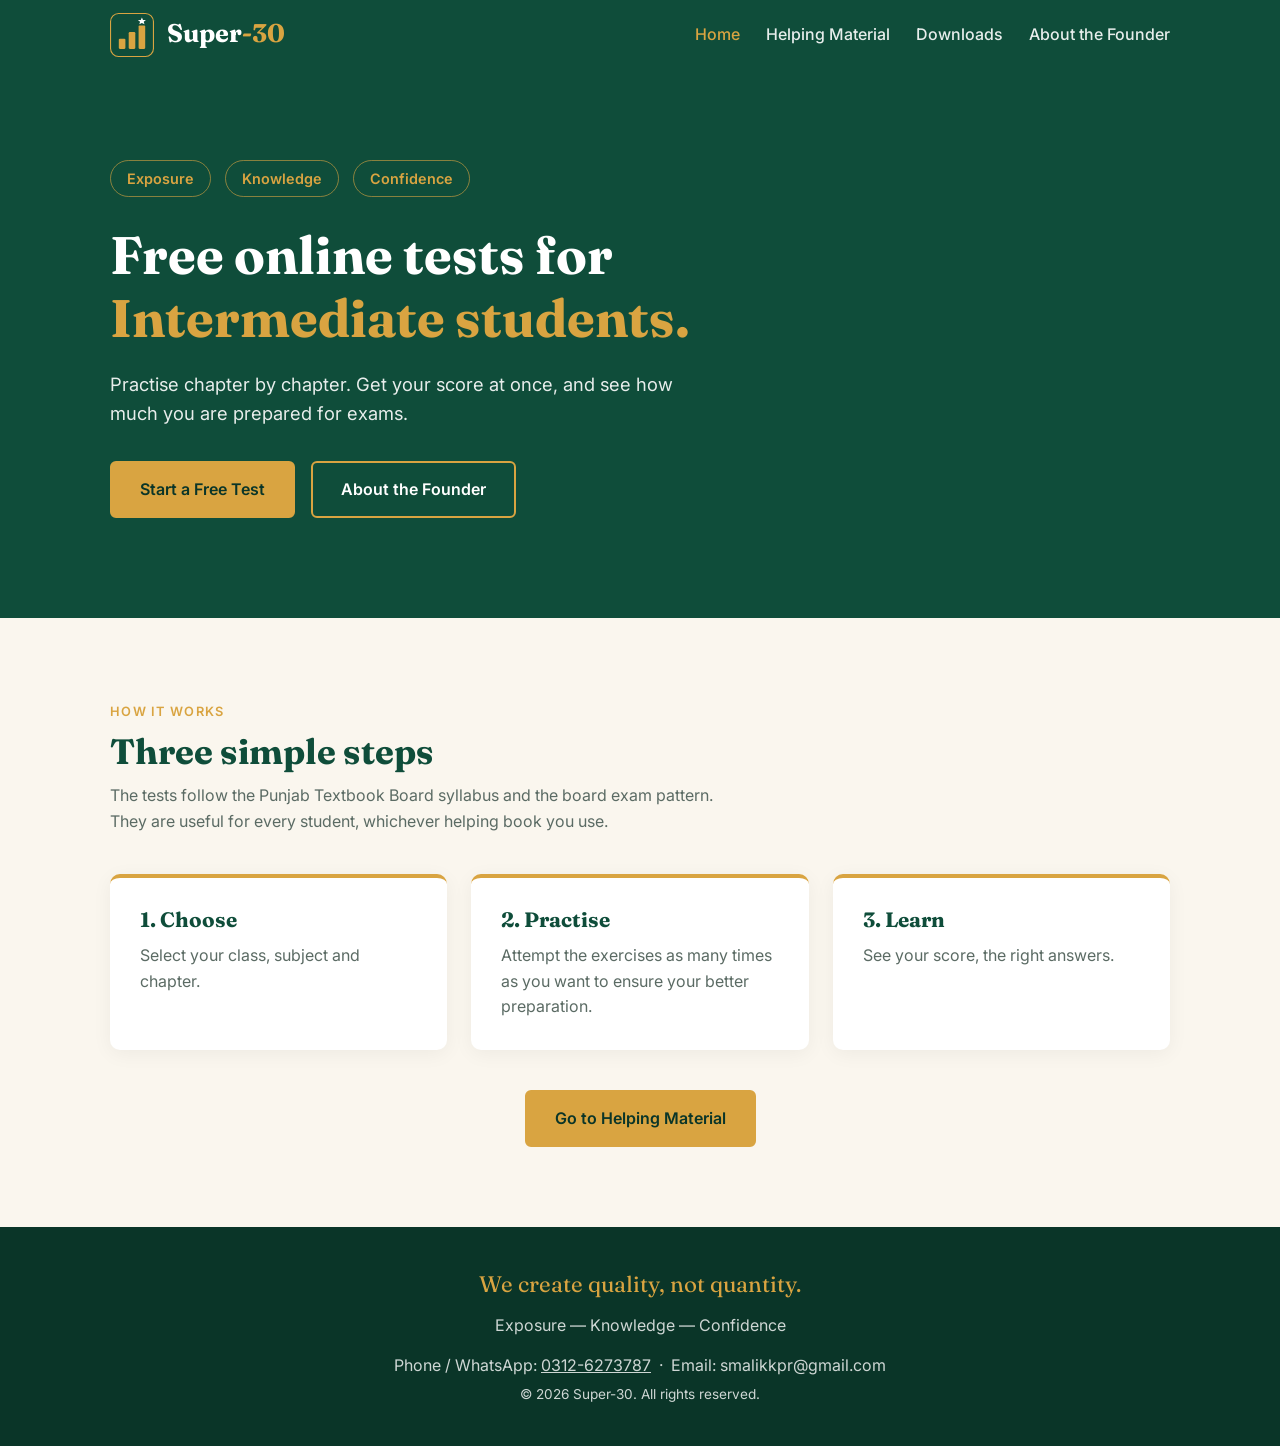
<file: index.html>
<!DOCTYPE html>
<html lang="en">
<head>
  <meta charset="UTF-8">
  <meta name="viewport" content="width=device-width, initial-scale=1.0">
  <title>Super-30 Academy</title>
  <link rel="icon" type="image/svg+xml" href="logo.svg">  <!-- the small logo on the browser tab -->

  <!-- Fonts from Google -->
  <link rel="preconnect" href="https://fonts.googleapis.com">
  <link href="https://fonts.googleapis.com/css2?family=Fraunces:wght@600;700&family=Inter:wght@400;500;600&display=swap" rel="stylesheet">

  <!-- One style file for the whole website -->
  <link rel="stylesheet" href="site.css">
</head>

<body>

  <!-- ===================== HEADER (the same on every page) ===================== -->
  <header>
    <div class="container nav">
      <a href="index.html" class="logo">
        <img src="logo.svg" alt="Super-30 logo">
        Super<span>-30</span>
      </a>
      <button class="menu-btn" id="menuBtn" aria-label="Open menu">☰</button>
      <ul class="menu" id="menu">
        <li><a href="index.html" class="active">Home</a></li>
        <li><a href="tests.html">Helping Material</a></li>
        <li><a href="downloads.html">Downloads</a></li>
        <li><a href="about.html">About the Founder</a></li>
      </ul>
    </div>
  </header>

  <!-- ===================== HERO ===================== -->
  <section class="hero" id="home">
    <div class="container">
      <div class="motto">
        <span>Exposure</span><span>Knowledge</span><span>Confidence</span>
      </div>
      <h1>Free online tests for <span>Intermediate students.</span></h1>
      <p>Practise chapter by chapter. Get your score at once, and see how much you are prepared for exams.</p>
      <a href="tests.html" class="btn btn-gold">Start a Free Test</a>
      <a href="about.html" class="btn btn-outline">About the Founder</a>
    </div>
  </section>

  <!-- ===================== HOW IT WORKS ===================== -->
  <section>
    <div class="container">
      <span class="tag">How It Works</span>
      <h2 class="section-title">Three simple steps</h2>
      <p class="section-intro">The tests follow the Punjab Textbook Board syllabus and the board exam pattern. They are useful for every student, whichever helping book you use.</p>

      <div class="grid">
        <div class="card">
          <h3>1. Choose</h3>
          <p>Select your class, subject and chapter.</p>
        </div>
        <div class="card">
          <h3>2. Practise</h3>
          <p>Attempt the exercises as many times as you want to ensure your better preparation.</p>
        </div>
        <div class="card">
          <h3>3. Learn</h3>
          <p>See your score, the right answers.</p>
        </div>
      </div>

      <div style="text-align:center; margin-top:40px;">
        <a href="tests.html" class="btn btn-gold">Go to Helping Material</a>
      </div>
    </div>
  </section>

  <!-- ===================== FOOTER (the same on every page) ===================== -->
  <footer>
    <div class="container">
      <p class="principle">We create quality, not quantity.</p>
      <p>Exposure — Knowledge — Confidence</p>
      <p class="contact-line">Phone / WhatsApp: <a href="https://wa.me/923126273787">0312-6273787</a> &nbsp;·&nbsp; Email: smalikkpr@gmail.com</p>
      <p style="font-size:.85rem;">© 2026 Super-30. All rights reserved.</p>
    </div>
  </footer>

  <!-- The menu script, shared by every page -->
  <script src="site.js"></script>

</body>
</html>
</file>
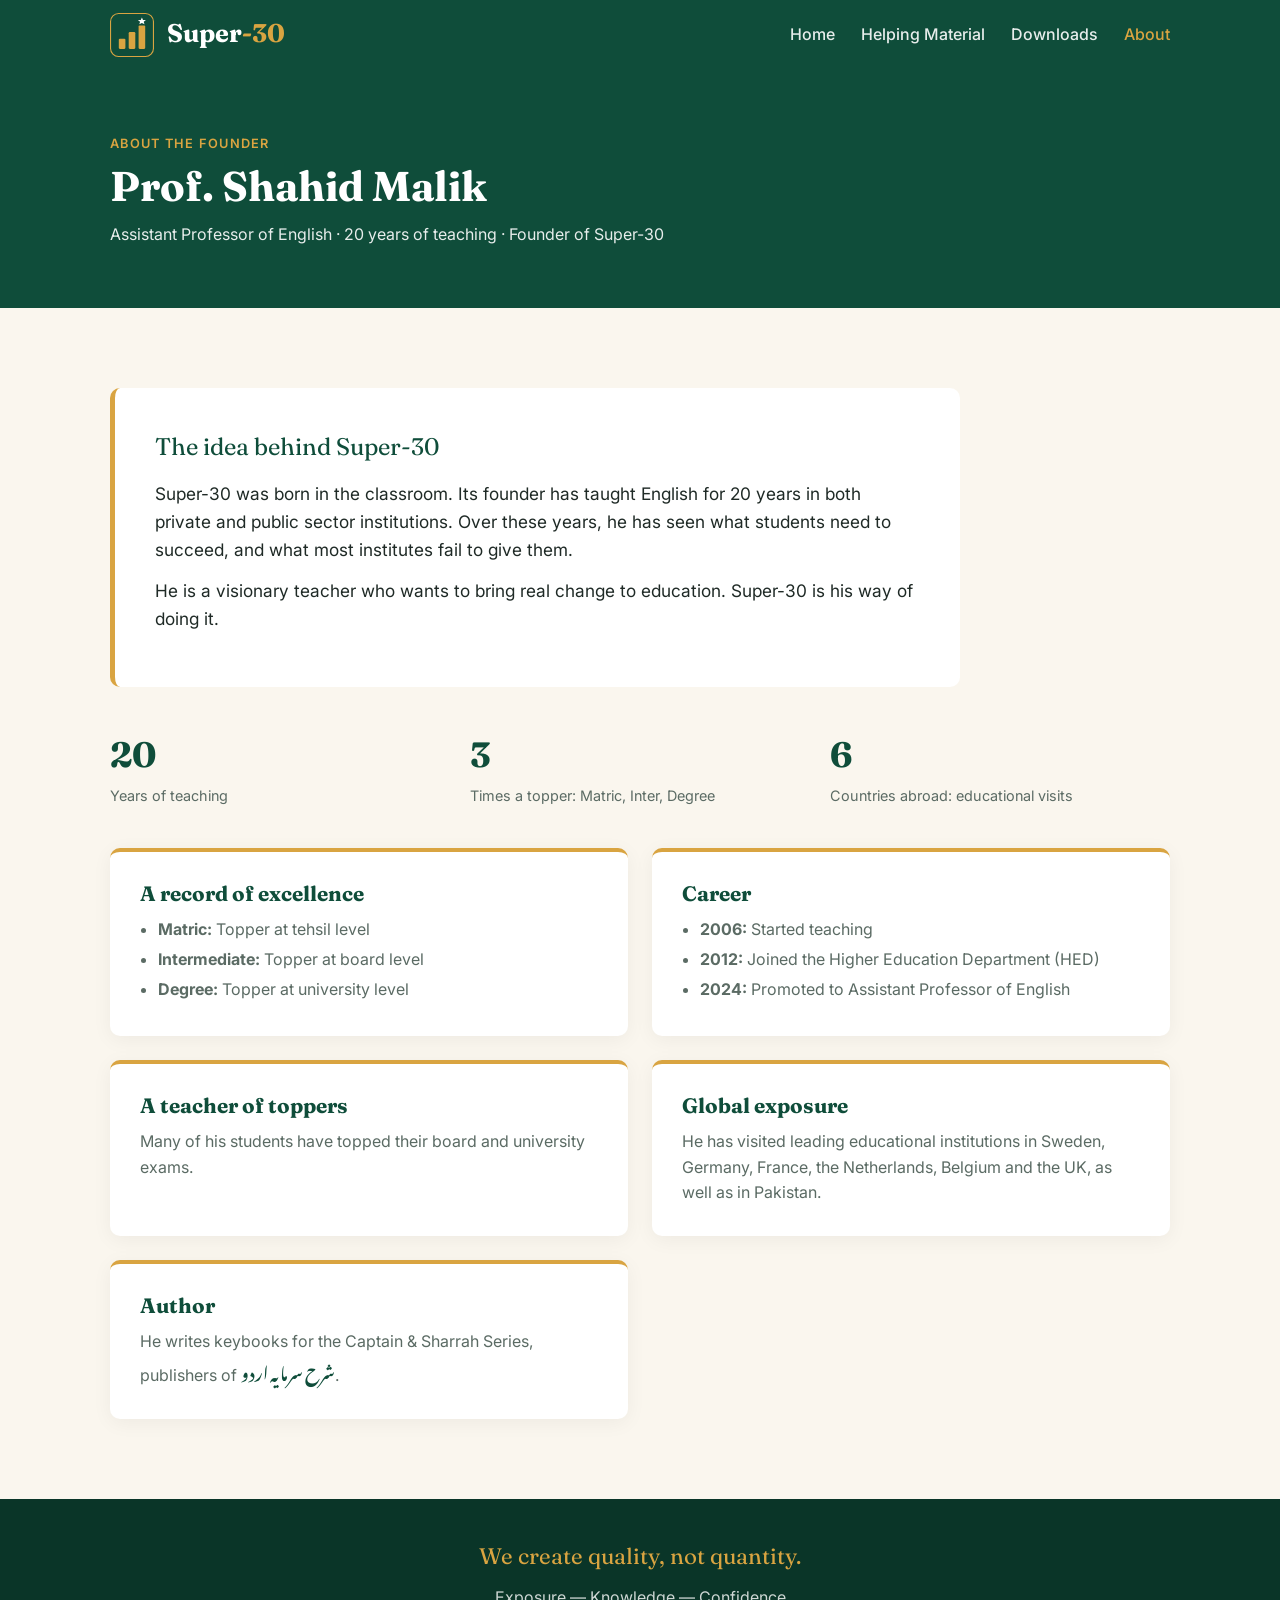
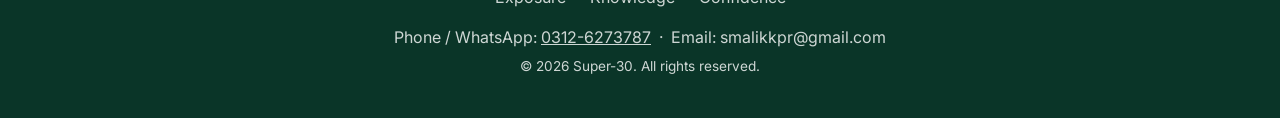
<file: about.html>
<!DOCTYPE html>
<html lang="en">
<head>
  <meta charset="UTF-8">
  <meta name="viewport" content="width=device-width, initial-scale=1.0">
  <title>About Prof. Shahid Malik | Super-30</title>
  <link rel="icon" type="image/svg+xml" href="logo.svg">  <!-- the small logo on the browser tab -->

  <!-- Fonts from Google -->
  <link rel="preconnect" href="https://fonts.googleapis.com">
  <link href="https://fonts.googleapis.com/css2?family=Fraunces:wght@600;700&family=Inter:wght@400;500;600&family=Noto+Nastaliq+Urdu:wght@600&display=swap" rel="stylesheet">

  <!-- One style file for the whole website -->
  <link rel="stylesheet" href="site.css">
</head>

<body>

  <!-- ===================== HEADER (the same on every page) ===================== -->
  <header>
    <div class="container nav">
      <a href="index.html" class="logo">
        <img src="logo.svg" alt="Super-30 logo">
        Super<span>-30</span>
      </a>
      <button class="menu-btn" id="menuBtn" aria-label="Open menu">☰</button>
      <ul class="menu" id="menu">
        <li><a href="index.html">Home</a></li>
        <li><a href="tests.html">Helping Material</a></li>
        <li><a href="downloads.html">Downloads</a></li>
        <li><a href="about.html" class="active">About</a></li>
      </ul>
    </div>
  </header>

  <section class="page-hero">
    <div class="container">
      <span class="tag">About the Founder</span>
      <h1>Prof. Shahid Malik</h1>
      <p>Assistant Professor of English · 20 years of teaching · Founder of Super-30</p>
    </div>
  </section>

  <section>
    <div class="container">
      <div class="quote-box" style="margin-bottom: 40px;">
        <p class="big">The idea behind Super-30</p>
        <p>Super-30 was born in the classroom. Its founder has taught English for 20 years in both private and public sector institutions. Over these years, he has seen what students need to succeed, and what most institutes fail to give them.</p>
        <p>He is a visionary teacher who wants to bring real change to education. Super-30 is his way of doing it.</p>
      </div>

      <div class="stats about-stats">
        <div class="stat"><strong>20</strong><span>Years of teaching</span></div>
        <div class="stat"><strong>3</strong><span>Times a topper: Matric, Inter, Degree</span></div>
        <div class="stat"><strong>6</strong><span>Countries abroad: educational visits</span></div>
      </div>

      <div class="grid-2" style="margin-top: 40px;">
        <div class="card">
          <h3>A record of excellence</h3>
          <ul>
            <li><strong>Matric:</strong> Topper at tehsil level</li>
            <li><strong>Intermediate:</strong> Topper at board level</li>
            <li><strong>Degree:</strong> Topper at university level</li>
          </ul>
        </div>
        <div class="card">
          <h3>Career</h3>
          <ul>
            <li><strong>2006:</strong> Started teaching</li>
            <li><strong>2012:</strong> Joined the Higher Education Department (HED)</li>
            <li><strong>2024:</strong> Promoted to Assistant Professor of English</li>
          </ul>
        </div>
        <div class="card">
          <h3>A teacher of toppers</h3>
          <p>Many of his students have topped their board and university exams.</p>
        </div>
        <div class="card">
          <h3>Global exposure</h3>
          <p>He has visited leading educational institutions in Sweden, Germany, France, the Netherlands, Belgium and the UK, as well as in Pakistan.</p>
        </div>
        <div class="card">
          <h3>Author</h3>
          <p>He writes keybooks for the Captain &amp; Sharrah Series, publishers of <bdi class="urdu-inline" lang="ur">شرح سرمایہ اردو</bdi>.</p>
        </div>
      </div>
    </div>
  </section>

  <!-- ===================== FOOTER (the same on every page) ===================== -->
  <footer>
    <div class="container">
      <p class="principle">We create quality, not quantity.</p>
      <p>Exposure — Knowledge — Confidence</p>
      <p class="contact-line">Phone / WhatsApp: <a href="https://wa.me/923126273787">0312-6273787</a> &nbsp;·&nbsp; Email: smalikkpr@gmail.com</p>
      <p style="font-size:.85rem;">© 2026 Super-30. All rights reserved.</p>
    </div>
  </footer>

  <!-- The menu script, shared by every page -->
  <script src="site.js"></script>

</body>
</html>
</file>
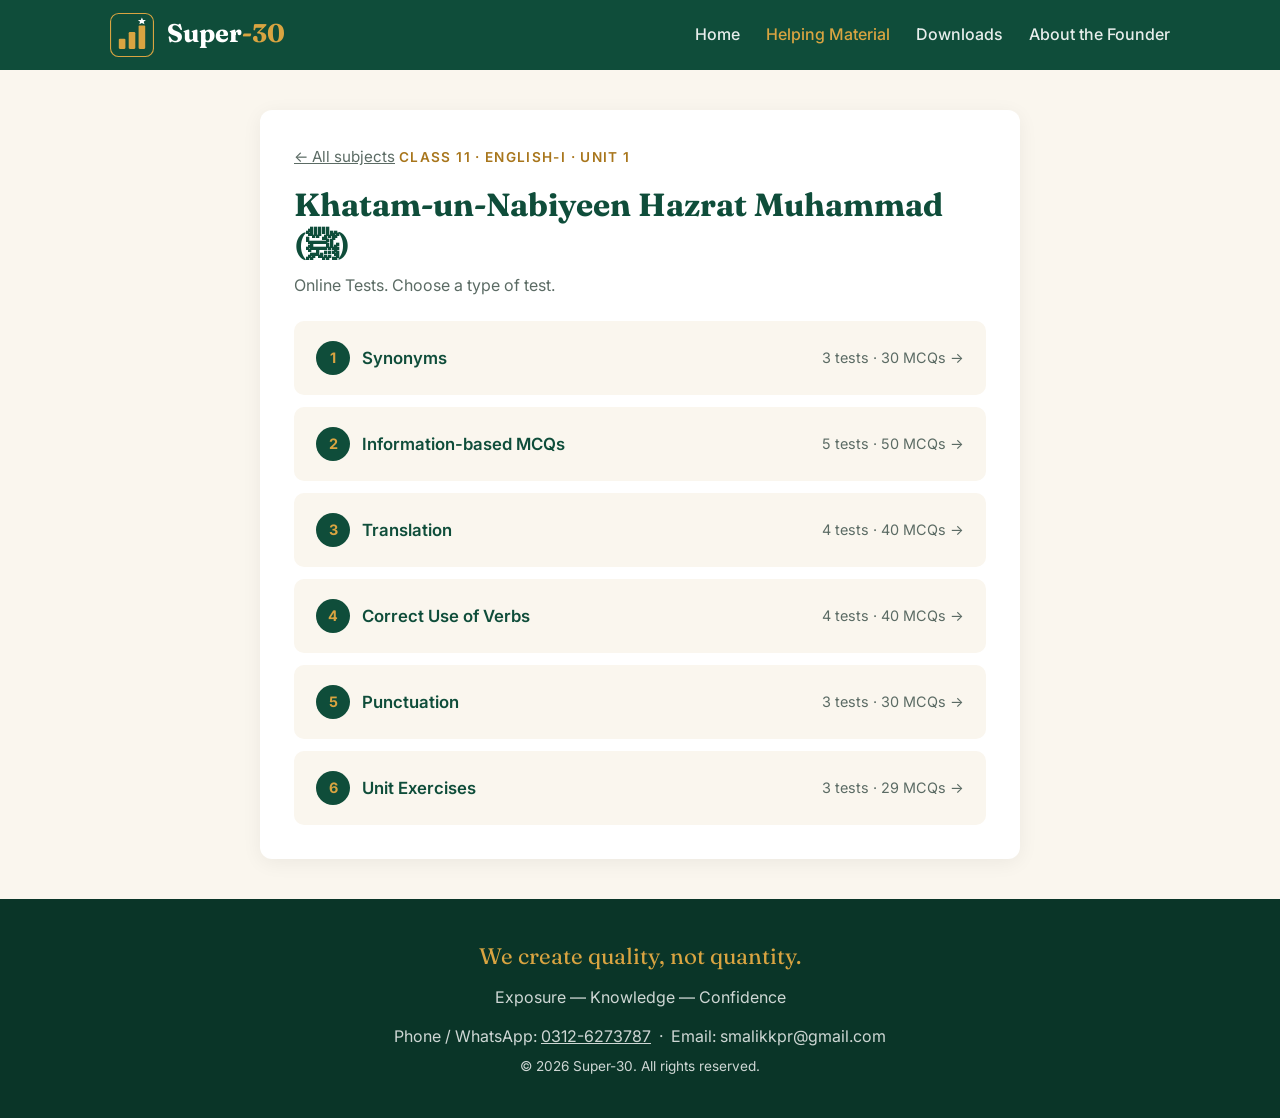
<file: class11-english-unit1.html>
<!DOCTYPE html>
<html lang="en">
<head>
  <meta charset="UTF-8">
  <meta name="viewport" content="width=device-width, initial-scale=1.0">
  <title>Unit 1 Tests | Super-30</title>
  <link rel="icon" type="image/svg+xml" href="logo.svg">  <!-- the small logo on the browser tab -->

  <link rel="preconnect" href="https://fonts.googleapis.com">
  <link href="https://fonts.googleapis.com/css2?family=Fraunces:wght@600;700&family=Inter:wght@400;500;600&family=Noto+Nastaliq+Urdu:wght@400;600&display=swap" rel="stylesheet">

  <link rel="stylesheet" href="site.css">  <!-- header, menu, footer -->
  <link rel="stylesheet" href="quiz.css">  <!-- the test screens -->
</head>

<body>

  <!-- ===================== HEADER (the same on every page) ===================== -->
  <header>
    <div class="container nav">
      <a href="index.html" class="logo">
        <img src="logo.svg" alt="Super-30 logo">
        Super<span>-30</span>
      </a>
      <button class="menu-btn" id="menuBtn" aria-label="Open menu">☰</button>
      <ul class="menu" id="menu">
        <li><a href="index.html">Home</a></li>
        <li><a href="tests.html" class="active">Helping Material</a></li>
        <li><a href="downloads.html">Downloads</a></li>
        <li><a href="about.html">About the Founder</a></li>
      </ul>
    </div>
  </header>

  <!-- ===================== SCREEN 1: CATEGORIES ===================== -->
  <div class="box" id="homeScreen">
    <a href="tests.html" class="back-btn">← All subjects</a>
    <p class="tag" id="unitTag"></p>
    <h1 id="unitTitle"></h1>
    <p class="intro">Online Tests. Choose a type of test.</p>
    <div class="list" id="categoryList"></div>
  </div>

  <!-- ===================== SCREEN 2: TESTS OF ONE CATEGORY ===================== -->
  <div class="box hidden" id="listScreen">
    <button class="back-btn" id="backHome">← All types of tests</button>
    <h1 id="listTitle"></h1>
    <p class="intro" id="listIntro"></p>
    <div class="list" id="testList"></div>
  </div>

  <!-- ===================== SCREEN 3: THE QUIZ ===================== -->
  <div class="box hidden" id="quizScreen">
    <div class="top-line">
      <span id="counter">Question 1 of 10</span>
      <span id="scoreNow">Score: 0</span>
    </div>
    <button class="leave-btn" id="leaveBtn">✕ Leave Test</button>
    <p class="test-name" id="testName"></p>
    <div class="progress"><div id="bar"></div></div>
    <p class="instruction" id="instruction"></p>
    <p class="question" id="question"></p>
    <div class="options" id="options"></div>
    <p class="feedback" id="feedback"></p>
    <button class="btn hidden" id="nextBtn">Next Question</button>
  </div>

  <!-- ===================== SCREEN 4: THE RESULT ===================== -->
  <div class="box hidden" id="resultScreen">
    <h1 style="text-align:center;">Test Complete</h1>
    <p class="test-name" id="resultName" style="text-align:center;"></p>
    <p class="score" id="finalScore">0 / 10</p>
    <p class="message" id="message"></p>
    <div class="buttons">
      <button class="btn" id="nextTestBtn">Next Test →</button>
      <button class="btn btn-outline" id="restartBtn">Try Again</button>
      <button class="btn btn-outline" id="listBtn">Choose Another Test</button>
    </div>
  </div>

  <!-- ===================== FOOTER (the same on every page) ===================== -->
  <footer>
    <div class="container">
      <p class="principle">We create quality, not quantity.</p>
      <p>Exposure — Knowledge — Confidence</p>
      <p class="contact-line">Phone / WhatsApp: <a href="https://wa.me/923126273787">0312-6273787</a> &nbsp;·&nbsp; Email: smalikkpr@gmail.com</p>
      <p style="font-size:.85rem;">© 2026 Super-30. All rights reserved.</p>
    </div>
  </footer>

  <script src="site.js"></script>                       <!-- the mobile menu -->
  <script src="class11-english-unit1-data.js"></script> <!-- the questions of this unit -->
  <script src="quiz.js"></script>                       <!-- the test engine -->

</body>
</html>
</file>
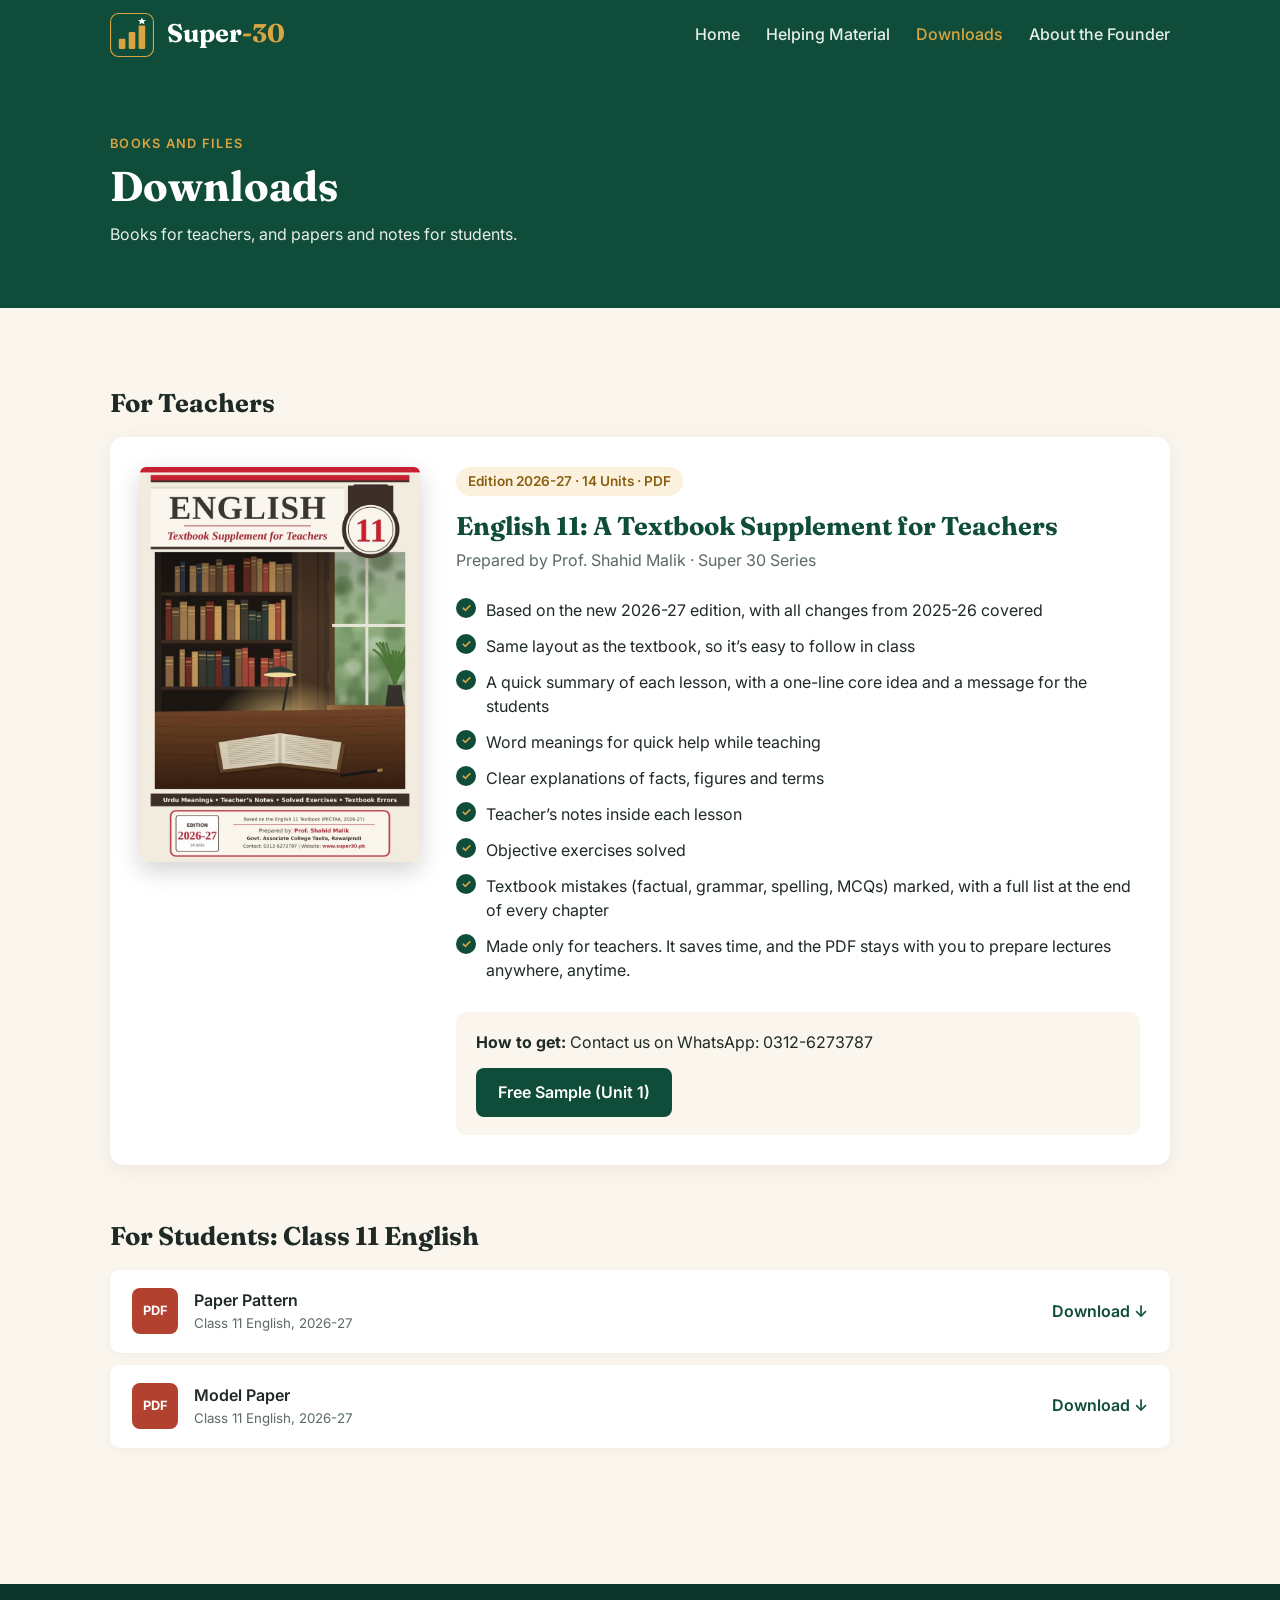
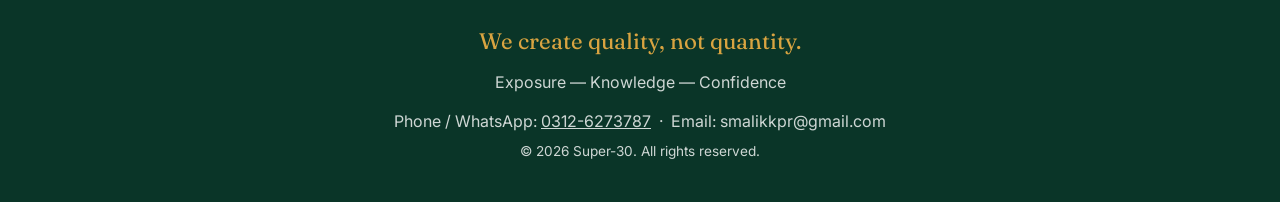
<file: downloads.html>
<!DOCTYPE html>
<html lang="en">
<head>
  <meta charset="UTF-8">
  <meta name="viewport" content="width=device-width, initial-scale=1.0">
  <title>Downloads | Super-30</title>
  <link rel="icon" type="image/svg+xml" href="logo.svg">  <!-- the small logo on the browser tab -->

  <!-- Fonts from Google -->
  <link rel="preconnect" href="https://fonts.googleapis.com">
  <link href="https://fonts.googleapis.com/css2?family=Fraunces:wght@600;700&family=Inter:wght@400;500;600&display=swap" rel="stylesheet">

  <!-- One style file for the whole website -->
  <link rel="stylesheet" href="site.css">

  <!-- Styles only for this page -->
  <style>
    .group-title { font-size: 1.6rem; margin: 0 0 18px; }
    .group { margin-bottom: 56px; }

    /* ---------- The book card ---------- */
    .book {
      display: grid; grid-template-columns: 280px 1fr; gap: 36px; align-items: start;
      background: #fff; border-radius: 14px; padding: 30px; box-shadow: 0 4px 20px rgba(0,0,0,.06);
    }
    .book img { width: 100%; border-radius: 6px; box-shadow: 0 8px 24px rgba(0,0,0,.18); }
    .book h3 { font-family: "Fraunces", Georgia, serif; font-size: 1.6rem; color: var(--green, #0f4d3a); line-height: 1.25; margin: 0 0 6px; }
    .book .by { color: #5b6b64; margin: 0 0 18px; }
    .book .for { display: inline-block; background: #fbf1dc; color: #8a5f12; font-weight: 600; font-size: .85rem;
                 padding: 4px 12px; border-radius: 20px; margin-bottom: 14px; }
    .features { list-style: none; padding: 0; margin: 0 0 24px; }
    .features li { padding: 6px 0 6px 30px; position: relative; line-height: 1.5; }
    .features li::before { content: "✓"; position: absolute; left: 0; top: 6px; width: 20px; height: 20px; border-radius: 50%;
                           background: #0f4d3a; color: #d9a441; font-size: .75rem; font-weight: 700;
                           display: flex; align-items: center; justify-content: center; }
    .get { background: #faf6ee; border-radius: 10px; padding: 18px 20px; }
    .get p { margin: 0 0 12px; }
    .wa-btn {
      display: inline-flex; align-items: center; gap: 10px; background: #1f8f4e; color: #fff; text-decoration: none;
      font-weight: 600; padding: 12px 22px; border-radius: 8px;
    }
    .wa-btn:hover { background: #187a42; }

    /* ---------- PDF files ---------- */
    .files { list-style: none; padding: 0; margin: 0; display: grid; gap: 12px; }
    .file {
      display: flex; align-items: center; gap: 16px; background: #fff; border-radius: 10px; padding: 16px 20px;
      text-decoration: none; color: inherit; border: 2px solid transparent; box-shadow: 0 2px 10px rgba(0,0,0,.04);
    }
    .file:hover { border-color: #d9a441; }
    .file .icon { flex-shrink: 0; width: 46px; height: 46px; border-radius: 8px; background: #b3412f; color: #fff;
                  font-weight: 700; font-size: .8rem; display: flex; align-items: center; justify-content: center; }
    .file .name { flex: 1; font-weight: 600; }
    .file .name small { display: block; font-weight: 400; color: #5b6b64; }
    .file .go { color: #0f4d3a; font-weight: 600; white-space: nowrap; }

    @media (max-width: 760px) {
      .book { grid-template-columns: 1fr; padding: 22px; gap: 24px; }
      .book img { max-width: 260px; margin: 0 auto; display: block; }
      .file .go { display: none; }
    }
  </style>
</head>

<body>

  <!-- ===================== HEADER (the same on every page) ===================== -->
  <header>
    <div class="container nav">
      <a href="index.html" class="logo">
        <img src="logo.svg" alt="Super-30 logo">
        Super<span>-30</span>
      </a>
      <button class="menu-btn" id="menuBtn" aria-label="Open menu">☰</button>
      <ul class="menu" id="menu">
        <li><a href="index.html">Home</a></li>
        <li><a href="tests.html">Helping Material</a></li>
        <li><a href="downloads.html" class="active">Downloads</a></li>
        <li><a href="about.html">About the Founder</a></li>
      </ul>
    </div>
  </header>

  <section class="page-hero">
    <div class="container">
      <span class="tag">Books and Files</span>
      <h1>Downloads</h1>
      <p>Books for teachers, and papers and notes for students.</p>
    </div>
  </section>

  <section>
    <div class="container">

      <!-- ===================== GROUP 1: BOOKS FOR TEACHERS ===================== -->
      <div class="group">
        <h2 class="group-title">For Teachers</h2>

        <div class="book">
          <img src="book-english11-teachers.jpg" alt="Cover of English 11: A Textbook Supplement for Teachers">
          <div>
            <span class="for">Edition 2026-27 · 14 Units · PDF</span>
            <h3>English 11: A Textbook Supplement for Teachers</h3>
            <p class="by">Prepared by Prof. Shahid Malik · Super 30 Series</p>

            <ul class="features">
              <li>Based on the new 2026-27 edition, with all changes from 2025-26 covered</li>
              <li>Same layout as the textbook, so it’s easy to follow in class</li>
              <li>A quick summary of each lesson, with a one-line core idea and a message for the students</li>
              <li>Word meanings for quick help while teaching</li>
              <li>Clear explanations of facts, figures and terms</li>
              <li>Teacher’s notes inside each lesson</li>
              <li>Objective exercises solved</li>
              <li>Textbook mistakes (factual, grammar, spelling, MCQs) marked, with a full list at the end of every chapter</li>
              <li>Made only for teachers. It saves time, and the PDF stays with you to prepare lectures anywhere, anytime.</li>
            </ul>

            <div class="get">
              <p><strong>How to get:</strong> Contact us on WhatsApp: 0312-6273787</p>
                            <a class="wa-btn" href="english11-teachers-sample-unit1.pdf" target="_blank"
                 style="background:#0f4d3a;">
                Free Sample (Unit 1)
              </a>
            </div>
          </div>
        </div>
      </div>

      <!-- ===================== GROUP 2: FILES FOR STUDENTS ===================== -->
      <!-- To add a file: copy one <li>...</li> block and change the file name and title -->
      <div class="group">
        <h2 class="group-title">For Students: Class 11 English</h2>
        <ul class="files">
          <li>
            <a class="file" href="english11-paper-pattern.pdf" target="_blank">
              <span class="icon">PDF</span>
              <span class="name">Paper Pattern<small>Class 11 English, 2026-27</small></span>
              <span class="go">Download ↓</span>
            </a>
          </li>
          <li>
            <a class="file" href="english11-model-paper.pdf" target="_blank">
              <span class="icon">PDF</span>
              <span class="name">Model Paper<small>Class 11 English, 2026-27</small></span>
              <span class="go">Download ↓</span>
            </a>
          </li>
        </ul>
      </div>

    </div>
  </section>

  <!-- ===================== FOOTER (the same on every page) ===================== -->
  <footer>
    <div class="container">
      <p class="principle">We create quality, not quantity.</p>
      <p>Exposure — Knowledge — Confidence</p>
      <p class="contact-line">Phone / WhatsApp: <a href="https://wa.me/923126273787">0312-6273787</a> &nbsp;·&nbsp; Email: smalikkpr@gmail.com</p>
      <p style="font-size:.85rem;">© 2026 Super-30. All rights reserved.</p>
    </div>
  </footer>

  <script src="site.js"></script>  <!-- the mobile menu -->

</body>
</html>
</file>
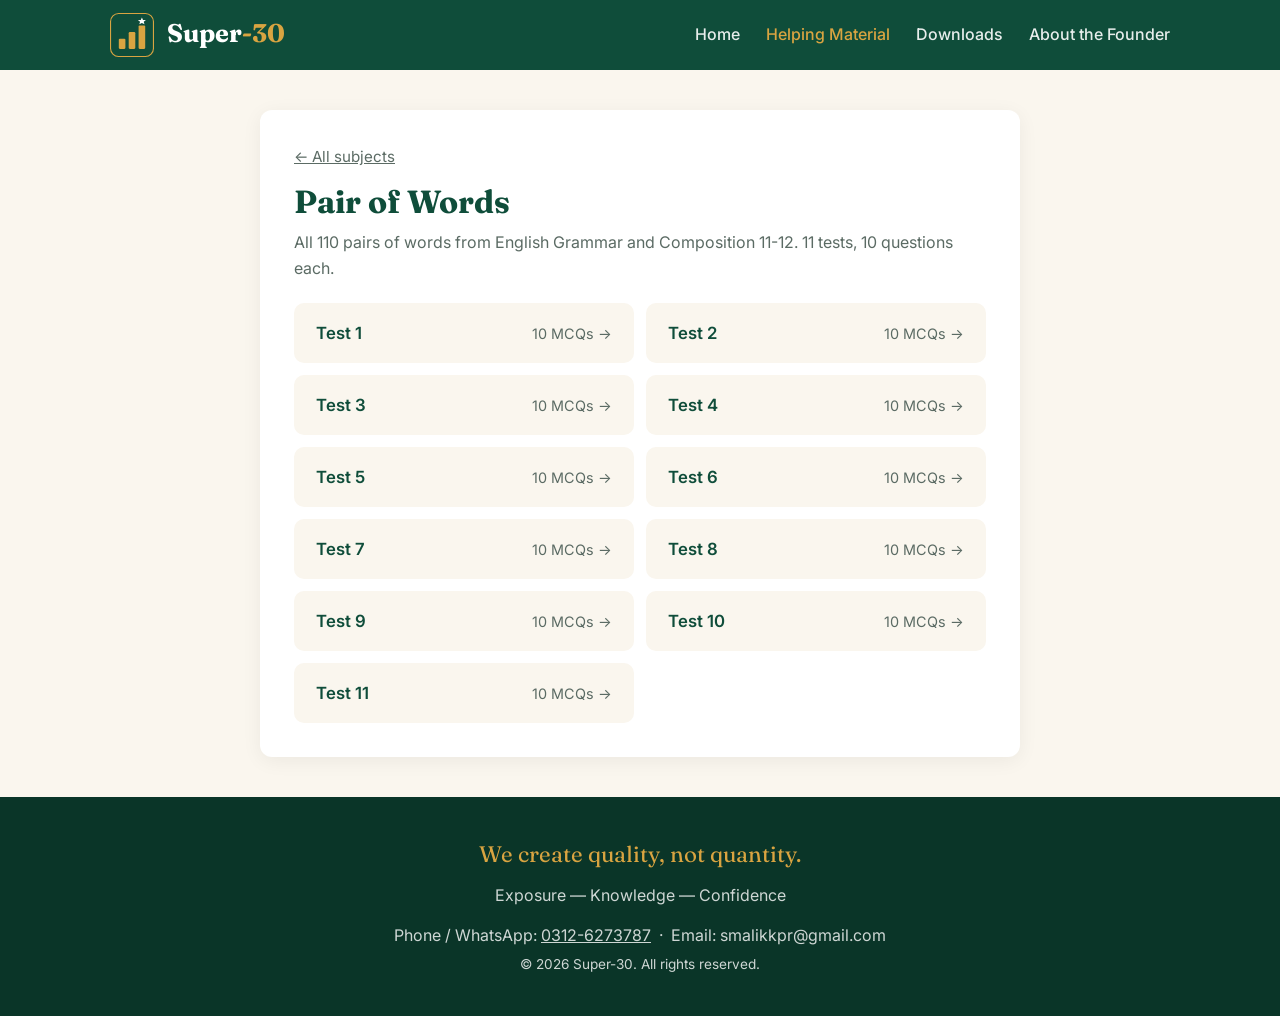
<file: english11-pair-of-words.html>
<!DOCTYPE html>
<html lang="en">
<head>
  <meta charset="UTF-8">
  <meta name="viewport" content="width=device-width, initial-scale=1.0">
  <title>Pair of Words | Super-30</title>
  <link rel="icon" type="image/svg+xml" href="logo.svg">  <!-- the small logo on the browser tab -->

  <link rel="preconnect" href="https://fonts.googleapis.com">
  <link href="https://fonts.googleapis.com/css2?family=Fraunces:wght@600;700&family=Inter:wght@400;500;600&family=Noto+Nastaliq+Urdu:wght@400;600&display=swap" rel="stylesheet">

  <link rel="stylesheet" href="site.css">  <!-- header, menu, footer -->
  <link rel="stylesheet" href="quiz.css">  <!-- the test screens -->
</head>

<body>

  <!-- ===================== HEADER (the same on every page) ===================== -->
  <header>
    <div class="container nav">
      <a href="index.html" class="logo">
        <img src="logo.svg" alt="Super-30 logo">
        Super<span>-30</span>
      </a>
      <button class="menu-btn" id="menuBtn" aria-label="Open menu">☰</button>
      <ul class="menu" id="menu">
        <li><a href="index.html">Home</a></li>
        <li><a href="tests.html" class="active">Helping Material</a></li>
        <li><a href="downloads.html">Downloads</a></li>
        <li><a href="about.html">About the Founder</a></li>
      </ul>
    </div>
  </header>

  <!-- ===================== SCREEN 1: CATEGORIES ===================== -->
  <div class="box" id="homeScreen">
    <a href="tests.html" class="back-btn">← All subjects</a>
    <p class="tag" id="unitTag"></p>
    <h1 id="unitTitle"></h1>
    <p class="intro">Online Tests. Choose a type of test.</p>
    <div class="list" id="categoryList"></div>
  </div>

  <!-- ===================== SCREEN 2: TESTS OF ONE CATEGORY ===================== -->
  <div class="box hidden" id="listScreen">
    <button class="back-btn" id="backHome">← All types of tests</button>
    <h1 id="listTitle"></h1>
    <p class="intro" id="listIntro"></p>
    <div class="list" id="testList"></div>
  </div>

  <!-- ===================== SCREEN 3: THE QUIZ ===================== -->
  <div class="box hidden" id="quizScreen">
    <div class="top-line">
      <span id="counter">Question 1 of 10</span>
      <span id="scoreNow">Score: 0</span>
    </div>
    <button class="leave-btn" id="leaveBtn">✕ Leave Test</button>
    <p class="test-name" id="testName"></p>
    <div class="progress"><div id="bar"></div></div>
    <p class="instruction" id="instruction"></p>
    <p class="question" id="question"></p>
    <div class="options" id="options"></div>
    <p class="feedback" id="feedback"></p>
    <button class="btn hidden" id="nextBtn">Next Question</button>
  </div>

  <!-- ===================== SCREEN 4: THE RESULT ===================== -->
  <div class="box hidden" id="resultScreen">
    <h1 style="text-align:center;">Test Complete</h1>
    <p class="test-name" id="resultName" style="text-align:center;"></p>
    <p class="score" id="finalScore">0 / 10</p>
    <p class="message" id="message"></p>
    <div class="buttons">
      <button class="btn" id="nextTestBtn">Next Test →</button>
      <button class="btn btn-outline" id="restartBtn">Try Again</button>
      <button class="btn btn-outline" id="listBtn">Choose Another Test</button>
    </div>
  </div>

  <!-- ===================== FOOTER (the same on every page) ===================== -->
  <footer>
    <div class="container">
      <p class="principle">We create quality, not quantity.</p>
      <p>Exposure — Knowledge — Confidence</p>
      <p class="contact-line">Phone / WhatsApp: <a href="https://wa.me/923126273787">0312-6273787</a> &nbsp;·&nbsp; Email: smalikkpr@gmail.com</p>
      <p style="font-size:.85rem;">© 2026 Super-30. All rights reserved.</p>
    </div>
  </footer>

  <script src="site.js"></script>                       <!-- the mobile menu -->
  <script src="english11-pair-of-words-data.js"></script> <!-- the questions -->
  <script src="quiz.js"></script>                       <!-- the test engine -->

</body>
</html>
</file>
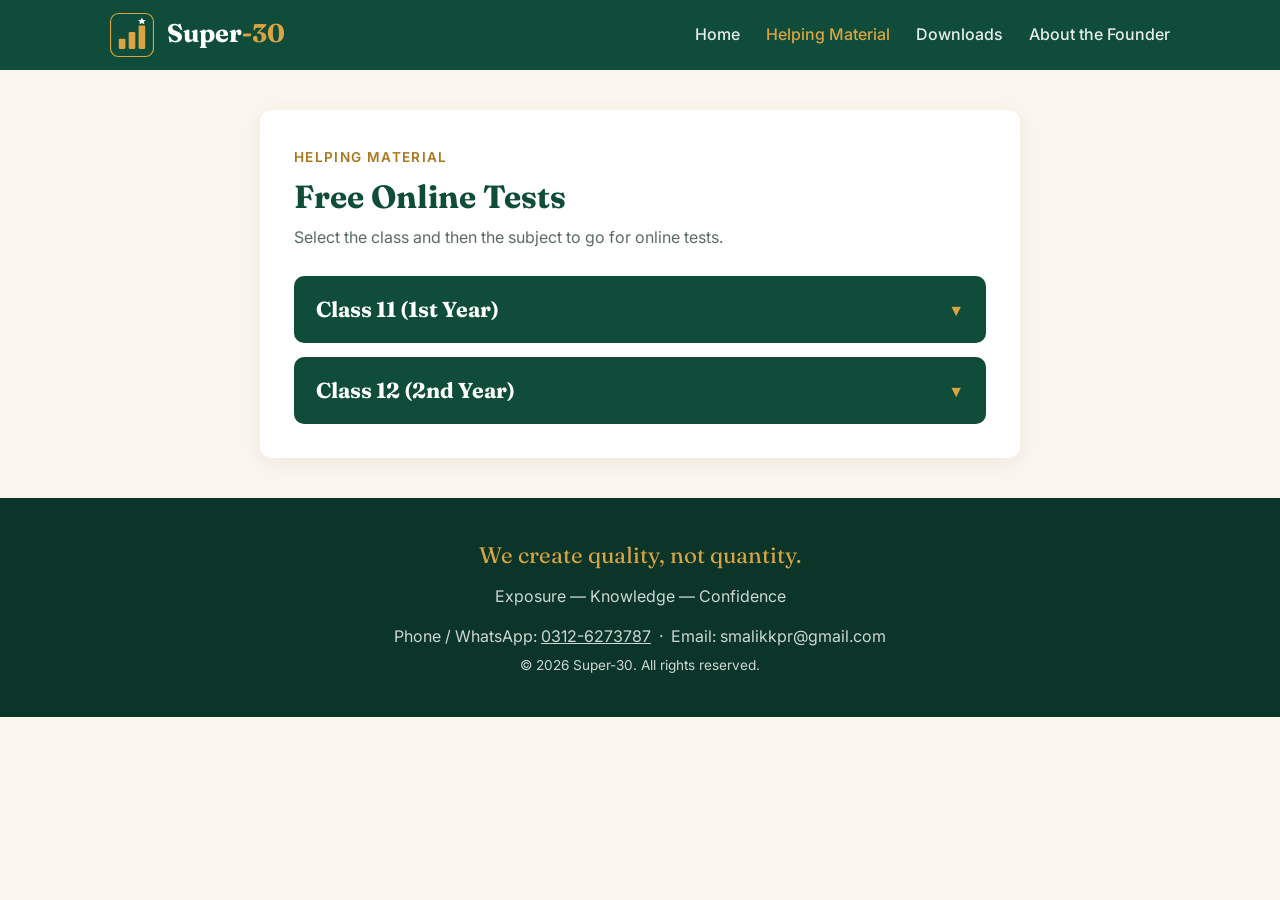
<file: tests.html>
<!DOCTYPE html>
<html lang="en">
<head>
  <meta charset="UTF-8">
  <meta name="viewport" content="width=device-width, initial-scale=1.0">
  <title>Helping Material | Super-30</title>
  <link rel="icon" type="image/svg+xml" href="logo.svg">  <!-- the small logo on the browser tab -->

  <link rel="preconnect" href="https://fonts.googleapis.com">
  <link href="https://fonts.googleapis.com/css2?family=Fraunces:wght@600;700&family=Inter:wght@400;500;600&display=swap" rel="stylesheet">

  <!-- The shared website style (header, menu, footer) -->
  <link rel="stylesheet" href="site.css">

  <!-- ===================== CSS for this page ===================== -->
  <style>
    :root {
      --green: #0f4d3a;
      --green-soft: #e7efe9;
      --gold: #d9a441;
      --cream: #faf6ee;
      --text: #1f2a26;
      --muted: #5b6b64;
    }

    * { box-sizing: border-box; margin: 0; padding: 0; }
    body { font-family: "Inter", Arial, sans-serif; background: var(--cream); color: var(--text); line-height: 1.6; }
    h1, h2 { font-family: "Fraunces", Georgia, serif; color: var(--green); line-height: 1.25; }


    .box {
      max-width: 760px; margin: 40px auto; background: #fff;
      padding: 34px; border-radius: 12px; box-shadow: 0 4px 20px rgba(0,0,0,.06);
    }
    .hidden { display: none !important; }
    .tag { color: #a8761c; font-weight: 600; font-size: .85rem; letter-spacing: .1em; text-transform: uppercase; }
    .intro { color: var(--muted); margin: 8px 0 26px; }

    /* Class buttons (the drop-down headers) */
    .class-btn {
      display: flex; justify-content: space-between; align-items: center; width: 100%;
      padding: 20px 22px; margin-top: 14px; font-family: "Fraunces", serif; font-size: 1.35rem; font-weight: 700;
      color: #fff; background: var(--green); border: none; border-radius: 10px; cursor: pointer; text-align: left;
    }
    .class-btn:hover { background: #136047; }
    .class-btn .arrow { color: var(--gold); font-size: 1rem; transition: transform .2s; }
    .class-btn.open .arrow { transform: rotate(180deg); }

    /* Subject list inside the drop-down */
    .subjects {
      display: grid; grid-template-columns: repeat(2, minmax(0, 1fr)); gap: 10px;
      padding: 16px; background: var(--green-soft); border-radius: 0 0 10px 10px; margin-top: -6px;
    }
    .subject-btn {
      padding: 14px 16px; font-size: 1rem; font-weight: 600; font-family: inherit; color: var(--green);
      background: #fff; border: 2px solid transparent; border-radius: 8px; cursor: pointer; text-align: left;
    }
    .subject-btn:hover { border-color: var(--gold); }

    /* Back link */
    .back-btn {
      background: none; border: none; color: var(--muted); font-family: inherit; font-size: .95rem;
      cursor: pointer; text-decoration: underline; margin-bottom: 18px; display: block;
    }
    .back-btn:hover { color: var(--green); }

    /* Chapter list */
    .chapters { list-style: none; margin-top: 22px; display: grid; gap: 10px; }
    .chapter {
      display: flex; gap: 14px; align-items: center; width: 100%;
      padding: 14px 16px; background: var(--cream); border: 2px solid transparent; border-radius: 8px;
      font-family: inherit; font-size: 1rem; color: var(--text); text-align: left; cursor: pointer; text-decoration: none;
    }
    .chapter:hover { border-color: var(--gold); }
    .chapter .num {
      flex-shrink: 0; width: 34px; height: 34px; border-radius: 50%;
      background: var(--green); color: var(--gold); font-weight: 700;
      display: flex; align-items: center; justify-content: center; font-size: .9rem;
    }
    .chapter .title { flex: 1; font-weight: 600; }
    .chapter .author { display: block; font-weight: 400; color: var(--muted); font-size: .9rem; }
    .badge { font-size: .8rem; font-weight: 600; padding: 4px 10px; border-radius: 20px; white-space: nowrap; }
    .badge.ready { background: var(--gold); color: #0a3528; }
    .badge.soon { background: #ece6d9; color: var(--muted); }
    .list-head { font-size: 1.3rem; margin-top: 28px; }
    .chapter .num.doc { background: var(--gold); color: var(--green); }

    /* Message box */
    .message {
      margin-top: 22px; padding: 26px; background: #fbf1dc; border-radius: 10px;
      font-size: 1.1rem; line-height: 1.8;
    }

    @media (max-width: 600px) {
      .box { margin: 20px 12px; padding: 22px; }
      .subjects { grid-template-columns: 1fr; }
    }
  </style>
</head>

<body>

  <!-- ===================== HEADER (the same on every page) ===================== -->
  <header>
    <div class="container nav">
      <a href="index.html" class="logo">
        <img src="logo.svg" alt="Super-30 logo">
        Super<span>-30</span>
      </a>
      <button class="menu-btn" id="menuBtn" aria-label="Open menu">☰</button>
      <ul class="menu" id="menu">
        <li><a href="index.html">Home</a></li>
        <li><a href="tests.html" class="active">Helping Material</a></li>
        <li><a href="downloads.html">Downloads</a></li>
        <li><a href="about.html">About the Founder</a></li>
      </ul>
    </div>
  </header>

  <!-- ===================== SCREEN 1: CLASSES AND SUBJECTS ===================== -->
  <div class="box" id="classScreen">
    <p class="tag">Helping Material</p>
    <h1>Free Online Tests</h1>
    <p class="intro">Select the class and then the subject to go for online tests.</p>

    <!-- The class buttons and subject lists are made by JavaScript, from the data below -->
    <div id="classList"></div>
  </div>

  <!-- ===================== SCREEN 2: CHAPTERS OR MESSAGE ===================== -->
  <div class="box hidden" id="subjectScreen">
    <button class="back-btn" id="backBtn">← Back to classes</button>
    <p class="tag" id="subjectClass">Class 11</p>
    <h1 id="subjectName">English-I</h1>

    <ul class="chapters" id="paperList"></ul>
    <h2 class="list-head" id="testsHead">Online Tests</h2>
    <ul class="chapters" id="chapterList"></ul>
    <p class="message hidden" id="comingSoon"></p>
  </div>

  <!-- ===================== JAVASCRIPT (the actions) ===================== -->
  <script>
    // 1. THE MESSAGE FOR SUBJECTS THAT ARE NOT READY YET
    const notReadyMessage = "Tests on this subject are underway. As soon as they are ready, you will be informed about this. Stay connected till then. Thank you.";

    // 2. THE DATA: classes, their subjects, and chapters
    // A chapter with "file" has a ready test. Without "file", it shows "Coming soon".
    // A subject without "chapters" shows the message above.
    const classes = [
      {
        name: "Class 11 (1st Year)",
        subjects: [
          {
            name: "English-I",
            // Paper Pattern, Model Paper (PDF files) and Pair of Words (test page, test: true)
            papers: [
              { title: "Paper Pattern", file: "english11-paper-pattern.pdf" },
              { title: "Model Paper", file: "english11-model-paper.pdf" },
              { title: "Pair of Words", file: "english11-pair-of-words.html", test: true }
            ],
            chapters: [
              { title: "Khatam-un-Nabiyeen Hazrat Muhammad (ﷺ)", file: "class11-english-unit1.html" },
              { title: "Responsibility of the Youth in Nation-Building", author: "Quaid-e-Azam" },
              { title: "A Bird Came Down the Walk (Poem)", author: "Emily Dickinson" },
              { title: "Team Moon", author: "Catherine Thimmesh" },
              { title: "Impact of Global Warming on Pakistan" },
              { title: "The Echoing Green (Poem)", author: "William Blake" },
              { title: "What You Do is What You Are", author: "Nickie McWhirter" },
              { title: "Clean Water" },
              { title: "Freedom (Poem)", author: "Langston Hughes" },
              { title: "The Punishment of Shahpesh, the Persian, on Khipil, the Builder", author: "George Meredith" },
              { title: "Those Winter Sundays (Poem)", author: "Robert Hayden" },
              { title: "The Impact of AI on Society, Human Relationships, and Ethics" },
              { title: "Ruba'iyat (Poem)", author: "Allama Muhammad Iqbal" },
              { title: "The End of the Beginning (Play)", author: "Sean O'Casey" }
            ]
          },
          { name: "Urdu-I" },
          { name: "Islamiat-I" },
          { name: "Economics-I" },
          { name: "Computer Science-I" },
          { name: "Physics-I" },
          { name: "Chemistry-I" },
          { name: "Biology-I" },
          { name: "Mathematics-I" },
          { name: "Tarjamat ul Quran-I" }
        ]
      },
      {
        name: "Class 12 (2nd Year)",
        subjects: [
          {
            name: "English-II",
            chapters: [
              { title: "Journey to Taif", author: "Sayyid Abul Hasan Ali Nadwi" },
              { title: "The Last Lesson", author: "Alphonse Daudet" },
              { title: "On His Blindness (Poem)", author: "John Milton" },
              { title: "The Power of Digital Learning" },
              { title: "The Giving Tree", author: "Shel Silverstein" },
              { title: "The Fun They Had", author: "Isaac Asimov" },
              { title: "Because I Could Not Stop for Death (Poem)", author: "Emily Dickinson" },
              { title: "The Devoted Friend", author: "Oscar Wilde" },
              { title: "The Doll's House", author: "Katherine Mansfield" },
              { title: "All the World's a Stage (Poem)", author: "William Shakespeare" },
              { title: "A Letter to God", author: "Gregorio López y Fuentes" },
              { title: "A Visit to the Swat Valley", author: "H. P. Stewart" }
            ]
          },
          { name: "Urdu-II" },
          { name: "Islamiat-II" },
          { name: "Economics-II" },
          { name: "Computer Science-II" },
          { name: "Physics-II" },
          { name: "Chemistry-II" },
          { name: "Biology-II" },
          { name: "Mathematics-II" },
          { name: "Tarjamat ul Quran-II" }
        ]
      }
    ];

    // 3. FIND THE PARTS OF THE PAGE
    const classScreen = document.getElementById("classScreen");
    const subjectScreen = document.getElementById("subjectScreen");
    const classList = document.getElementById("classList");
    const chapterList = document.getElementById("chapterList");
    const comingSoon = document.getElementById("comingSoon");
    const paperList = document.getElementById("paperList");
    const testsHead = document.getElementById("testsHead");

    // 4. MAKE THE CLASS BUTTONS, EACH WITH ITS HIDDEN SUBJECT LIST
    classes.forEach(function (cls) {
      // The class button
      const classBtn = document.createElement("button");
      classBtn.className = "class-btn";
      classBtn.innerHTML = cls.name + ' <span class="arrow">▼</span>';
      classList.appendChild(classBtn);

      // The subject list (hidden at first)
      const subjectBox = document.createElement("div");
      subjectBox.className = "subjects hidden";
      classList.appendChild(subjectBox);

      cls.subjects.forEach(function (subject, i) {
        const subjectBtn = document.createElement("button");
        subjectBtn.className = "subject-btn";
        subjectBtn.textContent = (i + 1) + ". " + subject.name;
        subjectBtn.addEventListener("click", function () {
          openSubject(cls, subject);
        });
        subjectBox.appendChild(subjectBtn);
      });

      // Click the class button: open or close its list
      classBtn.addEventListener("click", function () {
        subjectBox.classList.toggle("hidden");
        classBtn.classList.toggle("open");
      });
    });

    // 5. OPEN A SUBJECT: show its chapters, or the "not ready" message
    function openSubject(cls, subject) {
      document.getElementById("subjectClass").textContent = cls.name;
      document.getElementById("subjectName").textContent = subject.name;
      chapterList.innerHTML = "";
      paperList.innerHTML = "";
      comingSoon.classList.add("hidden");

      // Paper Pattern and Model Paper (PDF files)
      (subject.papers || []).forEach(function (p) {
        const li = document.createElement("li");
        const item = document.createElement(p.file ? "a" : "button");
        item.className = "chapter";
        if (p.file) { item.href = p.file; if (!p.test) item.target = "_blank"; }
        item.innerHTML = '<span class="num doc">' + (p.test ? "Aa" : "PDF") + '</span><span class="title">' + p.title +
          (p.test ? '<span class="author">110 MCQs · 11 tests</span>' : "") + "</span>" +
          (p.file ? '<span class="badge ready">' + (p.test ? "Start Test →" : "Open →") + "</span>" : '<span class="badge soon">Coming soon</span>');
        if (!p.file) {
          item.addEventListener("click", function () {
            comingSoon.textContent = "The " + p.title + " is being prepared. As soon as it is ready, you will be informed. Stay connected till then. Thank you.";
            comingSoon.classList.remove("hidden");
            comingSoon.scrollIntoView({ behavior: "smooth", block: "nearest" });
          });
        }
        li.appendChild(item);
        paperList.appendChild(li);
      });
      paperList.classList.toggle("hidden", !subject.papers);
      testsHead.classList.toggle("hidden", !(subject.papers && subject.chapters));

      if (subject.chapters) {
        chapterList.classList.remove("hidden");

        subject.chapters.forEach(function (ch, i) {
          const li = document.createElement("li");
          // A ready test is a link. A chapter without a test is a button.
          const item = document.createElement(ch.file ? "a" : "button");
          item.className = "chapter";
          if (ch.file) item.href = ch.file;

          const author = ch.author ? '<span class="author">' + ch.author + "</span>" : "";
          const badge = ch.file
            ? '<span class="badge ready">Start Test →</span>'
            : '<span class="badge soon">Coming soon</span>';
          item.innerHTML = '<span class="num">' + (i + 1) + "</span>" +
                           '<span class="title">' + ch.title + author + "</span>" + badge;

          if (!ch.file) {
            item.addEventListener("click", function () {
              comingSoon.textContent = "The test on “" + ch.title + "” is underway. As soon as it is ready, you will be informed. Stay connected till then. Thank you.";
              comingSoon.classList.remove("hidden");
              comingSoon.scrollIntoView({ behavior: "smooth", block: "nearest" });
            });
          }

          li.appendChild(item);
          chapterList.appendChild(li);
        });
      } else {
        chapterList.classList.add("hidden");
        comingSoon.textContent = notReadyMessage;
        comingSoon.classList.remove("hidden");
      }

      classScreen.classList.add("hidden");
      subjectScreen.classList.remove("hidden");
      window.scrollTo(0, 0);
    }

    // 6. BACK BUTTON
    document.getElementById("backBtn").addEventListener("click", function () {
      subjectScreen.classList.add("hidden");
      classScreen.classList.remove("hidden");
    });
  </script>

  <!-- ===================== FOOTER (the same on every page) ===================== -->
  <footer>
    <div class="container">
      <p class="principle">We create quality, not quantity.</p>
      <p>Exposure — Knowledge — Confidence</p>
      <p class="contact-line">Phone / WhatsApp: <a href="https://wa.me/923126273787">0312-6273787</a> &nbsp;·&nbsp; Email: smalikkpr@gmail.com</p>
      <p style="font-size:.85rem;">© 2026 Super-30. All rights reserved.</p>
    </div>
  </footer>

  <!-- The menu script, shared by every page -->
  <script src="site.js"></script>

</body>
</html>
</file>
<file: site.css>
/* 1. Colours we use again and again */
    :root {
      --green: #0f4d3a;
      --green-dark: #0a3528;
      --green-soft: #e7efe9;
      --gold: #d9a441;
      --cream: #faf6ee;
      --text: #1f2a26;
      --muted: #5b6b64;
      --white: #ffffff;
    }

    /* 2. Basic settings for the whole page */
    * { box-sizing: border-box; margin: 0; padding: 0; }
    html { scroll-behavior: smooth; }
    body {
      font-family: "Inter", Arial, sans-serif;
      color: var(--text);
      background: var(--cream);
      line-height: 1.6;
    }
    h1, h2, h3 { font-family: "Fraunces", Georgia, serif; line-height: 1.2; }
    a { color: inherit; text-decoration: none; }

    .container { max-width: 1100px; margin: 0 auto; padding: 0 20px; }
    section { padding: 80px 0; scroll-margin-top: 70px; }
    .white-bg { background: var(--white); }
    .section-title { font-size: 2.2rem; color: var(--green); margin-bottom: 10px; }
    .section-intro { color: var(--muted); max-width: 640px; margin-bottom: 40px; }
    .tag {
      display: inline-block; font-size: .8rem; font-weight: 600;
      letter-spacing: .1em; text-transform: uppercase;
      color: var(--gold); margin-bottom: 8px;
    }

    /* 3. Header and menu */
    header { position: sticky; top: 0; z-index: 10; background: var(--green); color: var(--white); }
    .nav { display: flex; align-items: center; justify-content: space-between; height: 70px; }
    .logo { font-family: "Fraunces", serif; font-size: 1.6rem; font-weight: 700; }
    .logo span { color: var(--gold); }
    .logo img { width: 44px; vertical-align: middle; margin-right: 8px; }
    .menu { display: flex; gap: 26px; list-style: none; }
    .menu a { font-weight: 500; opacity: .9; }
    .menu a:hover, .menu a.active { color: var(--gold); opacity: 1; }
    .menu-btn { display: none; background: none; border: none; color: var(--white); font-size: 1.8rem; cursor: pointer; }

    /* 4. Hero (the big top part) */
    .hero { background: var(--green); color: var(--white); padding: 90px 0 100px; }
    .hero h1 { font-size: 3.3rem; max-width: 760px; margin-bottom: 20px; }
    .hero h1 span { color: var(--gold); }
    .hero p { font-size: 1.15rem; max-width: 580px; opacity: .9; margin-bottom: 32px; }
    .motto { display: flex; gap: 14px; flex-wrap: wrap; margin-bottom: 26px; }
    .motto span {
      border: 1px solid rgba(217,164,65,.6); color: var(--gold);
      padding: 6px 16px; border-radius: 30px; font-weight: 600; font-size: .9rem;
    }

    /* Buttons */
    .btn {
      display: inline-block; padding: 14px 28px; border-radius: 6px;
      font-weight: 600; border: 2px solid var(--gold); cursor: pointer;
      font-size: 1rem; font-family: inherit;
    }
    .btn-gold { background: var(--gold); color: var(--green-dark); }
    .btn-gold:hover { background: #e6b75a; }
    .btn-outline { color: var(--white); margin-left: 12px; }
    .btn-outline:hover { background: rgba(255,255,255,.1); }

    .stats { display: grid; grid-template-columns: repeat(4, 1fr); gap: 20px; margin-top: 60px; }
    .stat strong { display: block; font-family: "Fraunces", serif; font-size: 2.2rem; color: var(--gold); }
    .stat span { font-size: .9rem; opacity: .85; }

    /* 5. Founder's message */
    .quote-box {
      background: var(--white); border-left: 5px solid var(--gold);
      padding: 40px; border-radius: 10px; max-width: 850px;
    }
    .quote-box p { margin-bottom: 14px; font-size: 1.08rem; }
    .quote-box .big { font-family: "Fraunces", serif; font-size: 1.5rem; color: var(--green); }

    /* 6. Cards */
    .grid { display: grid; grid-template-columns: repeat(3, 1fr); gap: 24px; }
    .grid-2 { display: grid; grid-template-columns: repeat(2, 1fr); gap: 24px; }
    .card {
      background: var(--white); padding: 30px; border-radius: 10px;
      border-top: 4px solid var(--gold); box-shadow: 0 4px 20px rgba(0,0,0,.05);
    }
    .white-bg .card { background: var(--cream); box-shadow: none; }
    .card h3 { color: var(--green); font-size: 1.3rem; margin-bottom: 10px; }
    .card p { color: var(--muted); }
    .card ul { margin-top: 10px; padding-left: 18px; color: var(--muted); }
    .card li { margin-bottom: 4px; }

    /* 7. Problem vs solution */
    .compare { display: grid; grid-template-columns: 1fr 1fr; gap: 24px; }
    .compare .col { padding: 30px; border-radius: 10px; }
    .compare .old { background: #f1ece2; }
    .compare .new { background: var(--green); color: var(--white); }
    .compare h3 { margin-bottom: 14px; }
    .compare .new h3 { color: var(--gold); }
    .compare li { list-style: none; padding: 8px 0; border-bottom: 1px solid rgba(0,0,0,.08); }
    .compare .new li { border-color: rgba(255,255,255,.15); }
    .compare .old li::before { content: "✕  "; color: #b0533c; font-weight: 700; }
    .compare .new li::before { content: "✓  "; color: var(--gold); font-weight: 700; }

    /* 8. Small chips (for lists of skills or activities) */
    .chips { display: flex; flex-wrap: wrap; gap: 10px; }
    .chips span {
      background: var(--green-soft); color: var(--green);
      padding: 8px 16px; border-radius: 30px; font-weight: 500; font-size: .95rem;
    }

    /* 9. Admissions */
    .admission-box {
      background: var(--green); color: var(--white); border-radius: 14px; padding: 50px;
      display: grid; grid-template-columns: 1fr 1fr; gap: 40px;
    }
    .admission-box h2 { font-size: 2rem; margin-bottom: 12px; }
    .admission-box h3 { color: var(--gold); margin-bottom: 12px; }
    .admission-box ol, .admission-box ul { padding-left: 20px; }
    .admission-box li { margin-bottom: 8px; }

    /* 10. Forms */
    form { background: var(--white); padding: 34px; border-radius: 10px; }
    label { display: block; font-weight: 500; margin-bottom: 6px; }
    input, select, textarea {
      width: 100%; padding: 12px; margin-bottom: 16px;
      border: 1px solid #d5ddd9; border-radius: 6px; font-family: inherit; font-size: 1rem;
    }
    input:focus, select:focus, textarea:focus { outline: 2px solid var(--gold); border-color: transparent; }
    .form-msg { margin-top: 12px; font-weight: 600; color: var(--green); }

    /* 11. Contact */
    .contact-layout { display: grid; grid-template-columns: 1fr 1.3fr; gap: 30px; align-items: start; }
    .contact-info div { background: var(--white); padding: 22px; border-radius: 10px; margin-bottom: 16px; }
    .contact-info strong { color: var(--green); display: block; margin-bottom: 4px; }

    /* 12. Footer */
    footer { background: var(--green-dark); color: rgba(255,255,255,.8); padding: 40px 0; text-align: center; }
    footer .principle { font-family: "Fraunces", serif; font-size: 1.4rem; color: var(--gold); margin-bottom: 10px; }

    /* 12b. Registration form */
    .register-form { max-width: 820px; }
    .form-grid { display: grid; grid-template-columns: 1fr 1fr; gap: 0 20px; }
    .form-grid .full { grid-column: 1 / -1; }
    fieldset { border: none; margin-bottom: 18px; }
    legend { font-weight: 500; margin-bottom: 8px; }
    .radios { display: flex; flex-wrap: wrap; gap: 10px; }
    .radio {
      display: flex; align-items: center; gap: 8px; font-weight: 400; margin: 0;
      padding: 10px 16px; border: 1px solid #d5ddd9; border-radius: 30px; cursor: pointer;
    }
    .radio:has(input:checked) { border-color: var(--green); background: var(--green-soft); font-weight: 600; }
    .radio input { width: auto; margin: 0; accent-color: var(--green); }
    .check { display: flex; gap: 10px; align-items: flex-start; margin-bottom: 18px; }
    .check input { width: auto; margin: 5px 0 0; accent-color: var(--green); }
    .check label { font-weight: 400; }

    /* 12c. WhatsApp button */
    .whatsapp-btn {
      position: fixed; right: 20px; bottom: 20px; z-index: 20;
      display: flex; align-items: center; gap: 8px;
      background: #25d366; color: #fff; font-weight: 600;
      padding: 12px 18px 12px 14px; border-radius: 40px;
      box-shadow: 0 6px 20px rgba(0,0,0,.2);
    }
    .whatsapp-btn:hover { background: #1ebe5b; }

    /* 13. Mobile phones (screens smaller than 860px) */
    @media (max-width: 860px) {
      .menu-btn { display: block; }
      .menu {
        display: none; position: absolute; top: 70px; left: 0; right: 0;
        flex-direction: column; gap: 0; background: var(--green-dark);
      }
      .menu.open { display: flex; }
      .menu a { display: block; padding: 14px 20px; }
      .hero h1 { font-size: 2.2rem; }
      .btn-outline { margin: 12px 0 0; }
      .stats { grid-template-columns: 1fr 1fr; }
      .grid, .grid-2, .compare, .admission-box, .contact-layout, .form-grid { grid-template-columns: 1fr; }
      .whatsapp-btn span { display: none; }
      .whatsapp-btn { padding: 14px; }
      .admission-box, .quote-box, form { padding: 26px; }
    }

    /* ===== Added for the multi-page website ===== */
    .hidden { display: none !important; }

    /* "Register Yourself" button in the menu */
    .menu a.menu-cta { background: var(--gold); color: var(--green-dark); padding: 8px 16px; border-radius: 6px; opacity: 1; }
    .menu a.menu-cta:hover, .menu a.menu-cta.active { background: #e6b75a; color: var(--green-dark); }

    /* Small green banner at the top of inner pages */
    .page-hero { background: var(--green); color: var(--white); padding: 60px 0; }
    .page-hero h1 { font-size: 2.6rem; color: var(--white); margin-bottom: 10px; }
    .page-hero p { opacity: .9; max-width: 640px; }

    /* Footer contact line */
    footer .contact-line { margin: 14px 0 6px; }
    footer .contact-line a { text-decoration: underline; }

    /* Register page: the two choices */
    .choices { display: grid; grid-template-columns: 1fr 1fr; gap: 20px; margin-bottom: 40px; }
    .choice {
      text-align: left; background: var(--white); border: 3px solid transparent; border-radius: 12px;
      padding: 28px; cursor: pointer; font-family: inherit; color: var(--text);
      box-shadow: 0 4px 20px rgba(0,0,0,.05);
    }
    .choice:hover { border-color: var(--gold); }
    .choice.selected { border-color: var(--green); }
    .choice h2 { font-size: 1.4rem; color: var(--green); margin-bottom: 8px; }
    .choice .who { display: inline-block; font-size: .85rem; font-weight: 600; padding: 4px 12px; border-radius: 20px; background: var(--green-soft); color: var(--green); }

    /* Rules box in Urdu */
    .panel { background: var(--white); border-radius: 12px; padding: 34px; box-shadow: 0 4px 20px rgba(0,0,0,.05); }
    .panel > h2 { color: var(--green); margin-bottom: 18px; }
    .urdu {
      font-family: "Noto Nastaliq Urdu", serif; direction: rtl; text-align: right;
      font-size: 1.12rem; line-height: 2.4;
    }
    .rules { background: var(--cream); border-radius: 10px; padding: 22px 28px; margin-bottom: 22px; }
    .rules ol { padding-right: 26px; margin: 10px 0; }
    .rules li { margin-bottom: 6px; }
    .agree { display: flex; gap: 12px; align-items: center; margin-bottom: 18px; }
    .agree input { width: 22px; height: 22px; accent-color: var(--green); flex-shrink: 0; margin: 0; }
    .btn:disabled { opacity: .45; cursor: not-allowed; }
    .reg-form { margin-top: 30px; border-top: 2px solid var(--green-soft); padding-top: 26px; }
    .note { color: var(--muted); font-size: .95rem; margin-bottom: 16px; }

    @media (max-width: 860px) {
      .choices { grid-template-columns: 1fr; }
      .menu a.menu-cta { margin: 8px 20px; text-align: center; }
      .page-hero h1 { font-size: 2rem; }
      .panel { padding: 22px; }
    }

    /* About page numbers */
    .about-stats { grid-template-columns: repeat(3, 1fr); margin-top: 0; }
    .about-stats .stat strong { color: var(--green); }
    .about-stats .stat span { color: var(--muted); opacity: 1; }

    /* Urdu words inside an English sentence */
    .urdu-inline { font-family: "Noto Nastaliq Urdu", serif; font-weight: 600; color: var(--green); font-size: 1.05em; line-height: 2; }

    /* Bold headings inside the Urdu conditions */
    .rules strong { color: var(--green); }
</file>
<file: quiz.css>
/* ============================================================
   Style for all chapter test pages (quiz.js uses these names)
   ============================================================ */
:root {
  --green: #0f4d3a;
  --green-soft: #e7efe9;
  --gold: #d9a441;
  --cream: #faf6ee;
  --text: #1f2a26;
  --muted: #5b6b64;
  --right: #1e7b4f;
  --wrong: #b3412f;
}

* { box-sizing: border-box; margin: 0; padding: 0; }
body { font-family: "Inter", Arial, sans-serif; background: var(--cream); color: var(--text); line-height: 1.6; }
h1, h2 { font-family: "Fraunces", Georgia, serif; color: var(--green); line-height: 1.25; }

.box {
  max-width: 760px; margin: 40px auto; background: #fff;
  padding: 34px; border-radius: 12px; box-shadow: 0 4px 20px rgba(0,0,0,.06);
}
.hidden { display: none !important; }
.tag { color: #a8761c; font-weight: 600; font-size: .85rem; letter-spacing: .1em; text-transform: uppercase; }
.intro { color: var(--muted); margin: 8px 0 22px; }

/* Back link */
.back-btn {
  background: none; border: none; color: var(--muted); font-family: inherit; font-size: .95rem;
  cursor: pointer; text-decoration: underline; margin-bottom: 16px; display: inline-block;
}
.back-btn:hover { color: var(--green); }

/* Category cards and test buttons */
.list { display: grid; gap: 12px; }
.list.two { grid-template-columns: repeat(2, minmax(0, 1fr)); }
.card-btn {
  display: flex; justify-content: space-between; align-items: center; gap: 12px; width: 100%;
  padding: 18px 20px; font-size: 1.05rem; font-weight: 600; font-family: inherit; color: var(--green);
  background: var(--cream); border: 2px solid transparent; border-radius: 10px; cursor: pointer; text-align: left;
}
.card-btn:hover { border-color: var(--gold); }
.card-btn .num {
  flex-shrink: 0; width: 34px; height: 34px; border-radius: 50%;
  background: var(--green); color: var(--gold); font-weight: 700;
  display: flex; align-items: center; justify-content: center; font-size: .9rem;
}
.card-btn .name { flex: 1; }
.card-btn .info { color: var(--muted); font-weight: 400; font-size: .9rem; white-space: nowrap; }
.card-btn .done { color: var(--right); font-weight: 600; font-size: .9rem; white-space: nowrap; }

/* Quiz screen */
.top-line { display: flex; justify-content: space-between; color: var(--muted); font-weight: 500; font-size: .95rem; }
.leave-btn {
  background: none; border: none; color: var(--muted); font-family: inherit; font-size: .9rem;
  text-decoration: underline; cursor: pointer; padding: 4px 0; float: right;
}
.leave-btn:hover { color: var(--wrong); }
.test-name { color: #a8761c; font-weight: 600; margin: 4px 0 10px; }
.progress { height: 8px; background: var(--green-soft); border-radius: 10px; margin-bottom: 24px; overflow: hidden; clear: both; }
.progress div { height: 100%; width: 0%; background: var(--gold); transition: width .3s; }
.instruction { color: var(--muted); margin-bottom: 8px; }
.question { font-size: 1.25rem; font-weight: 600; margin-bottom: 22px; }
.question.passage { font-size: 1.1rem; font-weight: 500; background: var(--cream); padding: 16px 18px; border-radius: 8px; }
.question.urdu {
  font-family: "Noto Nastaliq Urdu", serif; direction: rtl; text-align: center;
  font-size: 1.5rem; line-height: 2.4; background: var(--cream); padding: 10px 18px; border-radius: 8px;
}
.question strong { color: var(--green); text-decoration: underline; text-decoration-color: var(--gold); text-decoration-thickness: 3px; text-underline-offset: 4px; }

.options { display: grid; gap: 12px; }
.option {
  display: flex; gap: 12px; align-items: baseline;
  text-align: left; padding: 14px 18px; font-size: 1.05rem; font-family: inherit; color: var(--text);
  background: var(--cream); border: 2px solid transparent; border-radius: 8px; cursor: pointer;
}
.option .letter { font-weight: 700; color: var(--muted); flex-shrink: 0; direction: ltr; unicode-bidi: isolate; }
.option:hover { border-color: var(--gold); }
.option.urdu {
  font-family: "Noto Nastaliq Urdu", serif; direction: rtl; text-align: right;
  font-size: 1.1rem; line-height: 2.3; padding: 8px 18px;
}
.option.urdu .letter { font-family: "Inter", Arial, sans-serif; font-size: .95rem; }
.option.right { background: #e3f3ea; border-color: var(--right); color: var(--right); font-weight: 600; }
.option.wrong { background: #f8e6e2; border-color: var(--wrong); color: var(--wrong); }
.option.right .letter, .option.wrong .letter { color: inherit; }
.option:disabled { cursor: default; }
.feedback { min-height: 28px; margin: 18px 0 8px; font-weight: 600; }
.feedback.right { color: var(--right); }
.feedback.wrong { color: var(--wrong); }

.btn {
  background: var(--gold); color: #0a3528; border: none; padding: 13px 26px;
  font-size: 1rem; font-weight: 600; font-family: inherit; border-radius: 6px; cursor: pointer;
}
.btn:hover { background: #e6b75a; }
.btn.btn-outline { background: none; border: 2px solid var(--gold); color: #0a3528; margin: 0; }
.btn.btn-outline:hover { background: #fbf1dc; }

/* Urdu meanings box (Pair of Words) */
.meanings { background: var(--cream); border-radius: 8px; padding: 6px 16px; margin: 4px 0 18px; }
.meanings .pair { display: flex; justify-content: space-between; align-items: center; gap: 16px; padding: 8px 0; }
.meanings .pair + .pair { border-top: 1px solid #e6dcc8; }
.meanings .w { font-weight: 700; color: var(--muted); white-space: nowrap; }
.meanings .pair.ok .w { color: var(--right); }
.meanings .ur { font-family: "Noto Nastaliq Urdu", serif; direction: rtl; text-align: right; font-size: 1.1rem; line-height: 2.2; }

/* Result screen */
.score { font-family: "Fraunces", serif; font-size: 4rem; color: var(--green); text-align: center; }
.message { text-align: center; margin-bottom: 24px; color: var(--muted); }
.buttons { display: flex; gap: 12px; justify-content: center; flex-wrap: wrap; }

@media (max-width: 600px) {
  .box { margin: 20px 12px; padding: 22px; }
  .list.two { grid-template-columns: 1fr; }
  .question { font-size: 1.12rem; }
  .card-btn { padding: 15px 16px; }
}
</file>
